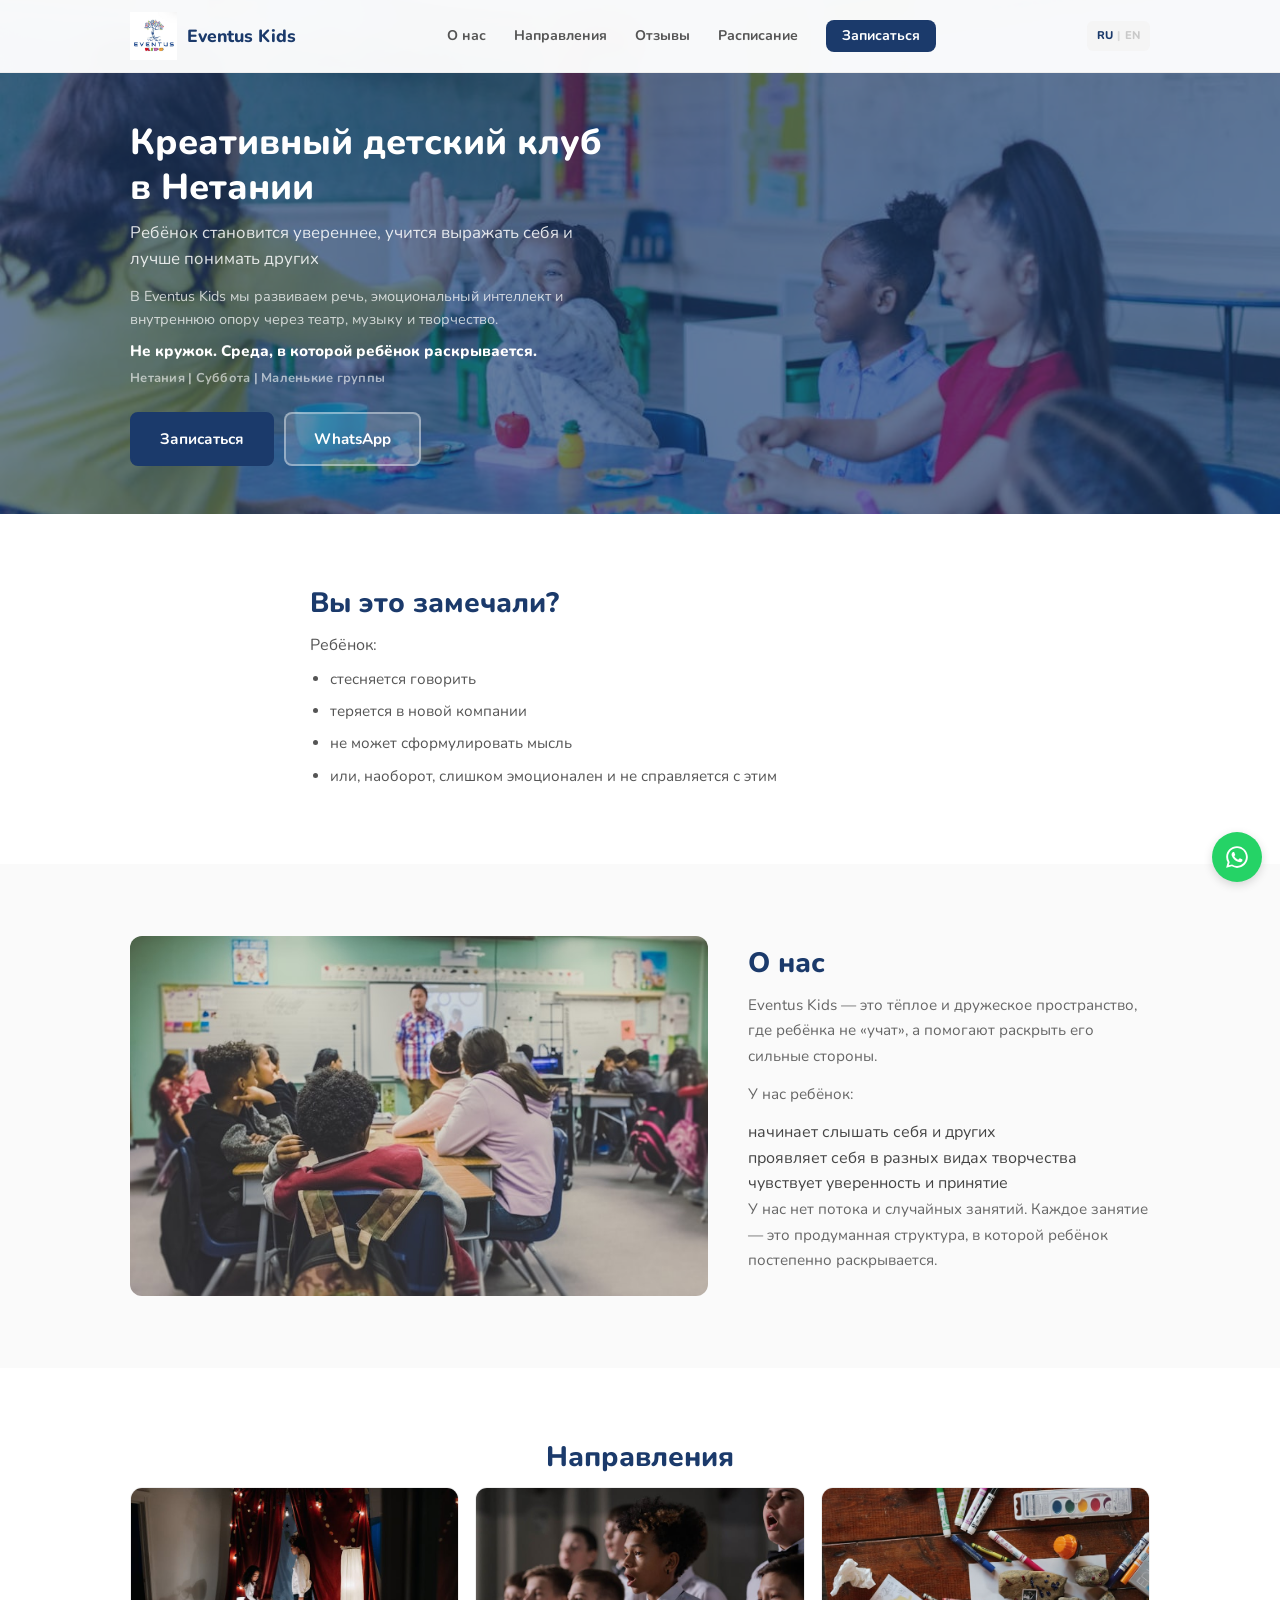
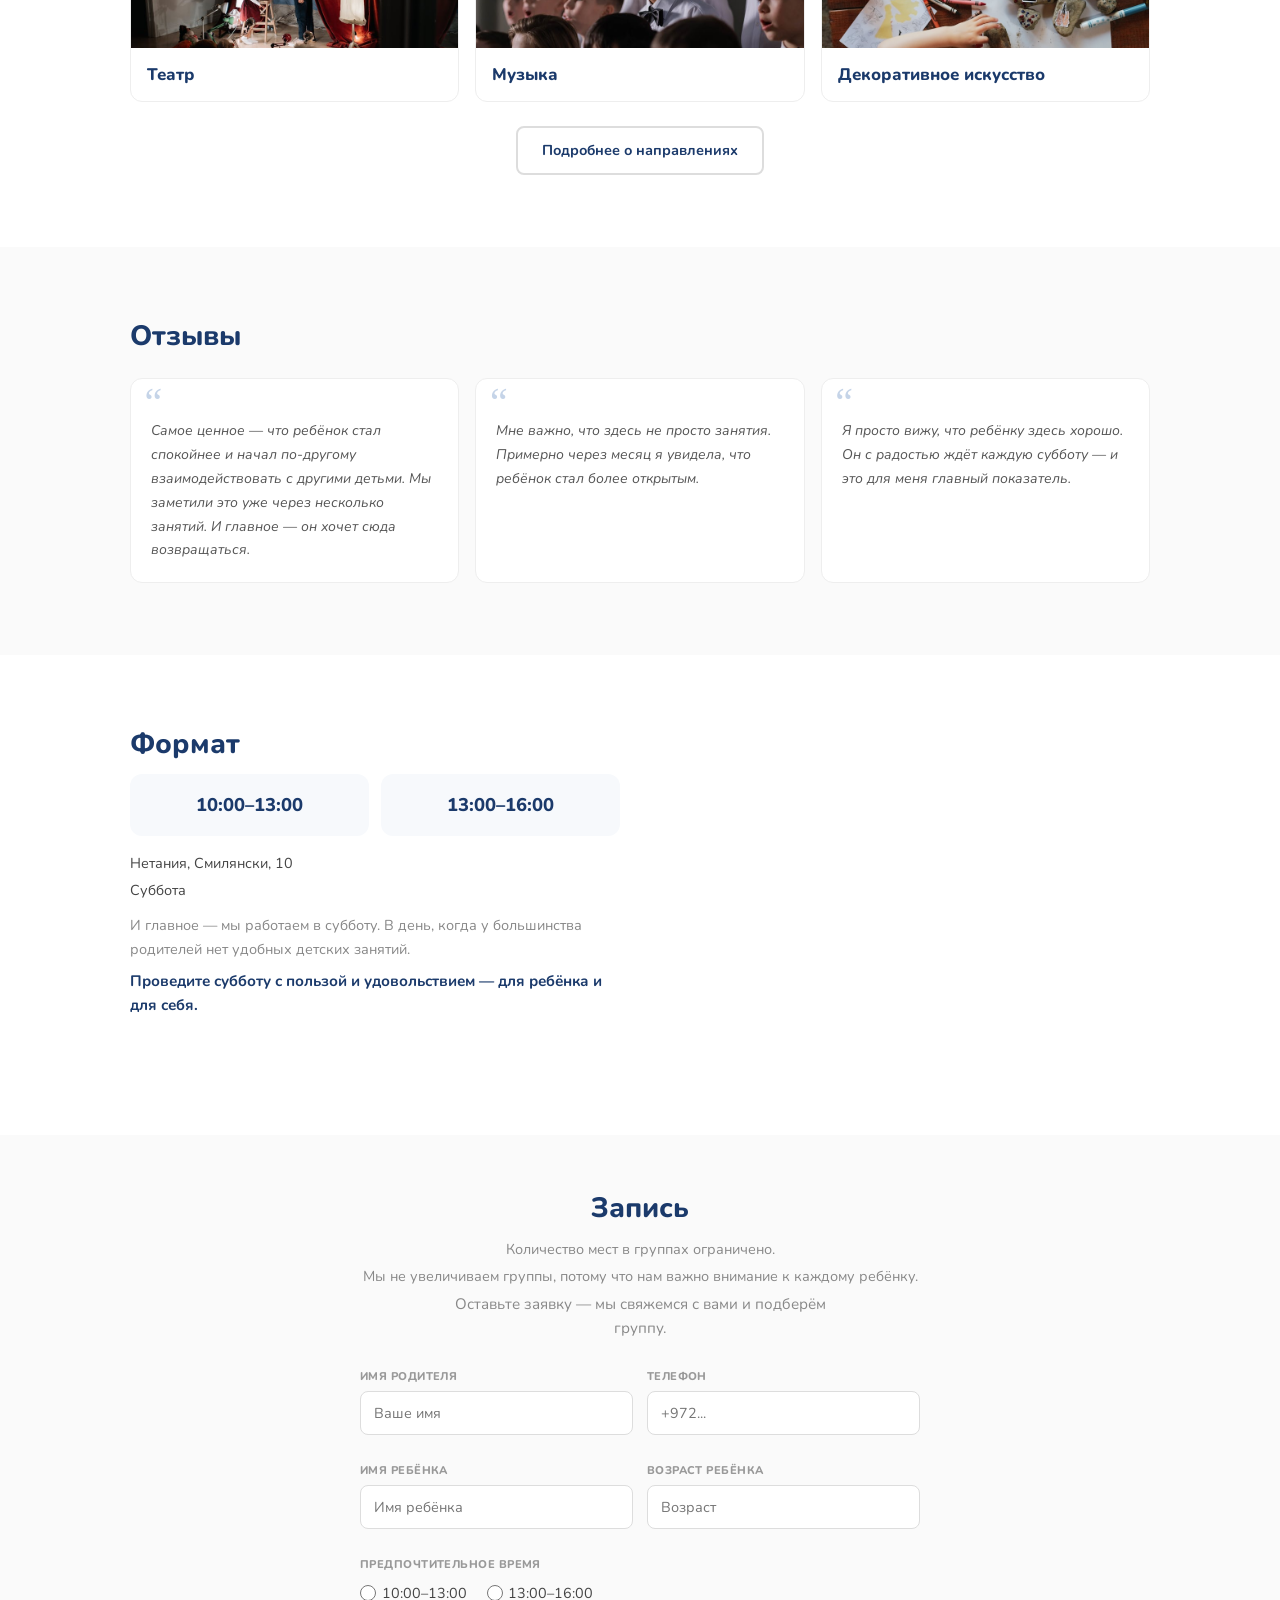
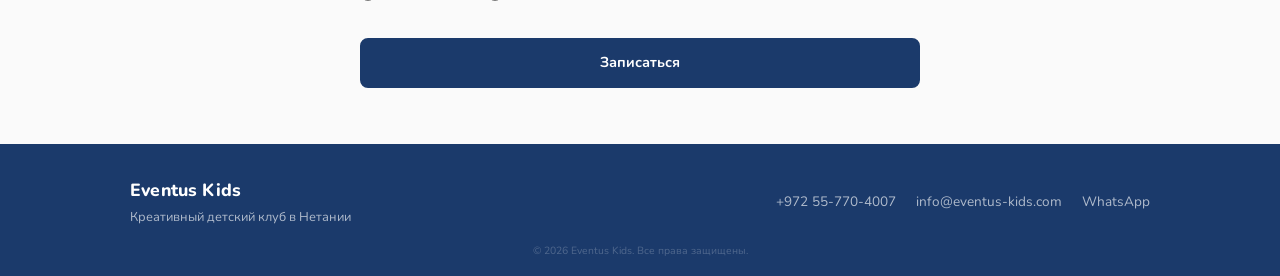
<file: index.html>
<!DOCTYPE html>
<html lang="ru">
<head>
  <meta charset="UTF-8">
  <meta name="viewport" content="width=device-width, initial-scale=1.0">
  <title>Eventus Kids — Креативный детский клуб в Нетании</title>
  <meta name="description" content="Eventus Kids — креативный детский клуб в Нетании. Развиваем речь, эмоциональный интеллект и уверенность через театр, музыку и творчество. Суббота, маленькие группы.">
  <link rel="canonical" href="https://eventus-kids.com/">
  <meta property="og:type" content="website">
  <meta property="og:url" content="https://eventus-kids.com/">
  <meta property="og:title" content="Eventus Kids — Креативный детский клуб в Нетании">
  <meta property="og:description" content="Развиваем речь, эмоциональный интеллект и уверенность через театр, музыку и творчество.">
  <meta property="og:image" content="https://eventus-kids.com/images/logo.jpeg">
  <meta name="twitter:card" content="summary_large_image">
  <meta name="twitter:title" content="Eventus Kids — Креативный детский клуб в Нетании">
  <meta name="twitter:description" content="Развиваем речь, эмоциональный интеллект и уверенность через театр, музыку и творчество.">
  <meta name="twitter:image" content="https://eventus-kids.com/images/logo.jpeg">
  <link rel="icon" href="/favicon.ico" type="image/x-icon">
  <link rel="preconnect" href="https://fonts.googleapis.com">
  <link rel="preconnect" href="https://fonts.gstatic.com" crossorigin>
  <link href="https://fonts.googleapis.com/css2?family=Nunito:wght@400;600;700;800&display=swap" rel="stylesheet">
  <link rel="stylesheet" href="css/styles.css">
  <script type="application/ld+json">
  {
    "@context": "https://schema.org",
    "@type": "LocalBusiness",
    "name": "Eventus Kids",
    "description": "Creative children's club developing speech, emotional intelligence, and confidence through theater, music, and decorative arts.",
    "url": "https://eventus-kids.com",
    "telephone": "+972557704007",
    "email": "info@eventus-kids.com",
    "address": { "@type": "PostalAddress", "streetAddress": "Smilanski 10", "addressLocality": "Netanya", "addressCountry": "IL" },
    "geo": { "@type": "GeoCoordinates", "latitude": 32.3215, "longitude": 34.8532 },
    "openingHoursSpecification": [{ "@type": "OpeningHoursSpecification", "dayOfWeek": "Saturday", "opens": "10:00", "closes": "16:00" }],
    "image": "https://eventus-kids.com/images/logo.jpeg",
    "priceRange": "$$"
  }
  </script>
</head>
<body>
  <a href="#main" class="skip-link" data-i18n="skip">Перейти к содержимому</a>

  <header class="site-header" id="site-header">
    <nav class="nav">
      <a href="/" class="nav__logo" aria-label="Eventus Kids">
        <img src="images/logo.jpeg" alt="Eventus Kids" width="52" height="52">
        <span class="nav__logo-name">Eventus Kids</span>
      </a>
      <ul class="nav__links" id="nav-links" role="list">
        <li><a href="#about" class="nav__link" data-i18n="nav.about">О нас</a></li>
        <li><a href="/programs.html" class="nav__link" data-i18n="nav.programs">Направления</a></li>
        <li><a href="#reviews" class="nav__link" data-i18n="nav.reviews">Отзывы</a></li>
        <li><a href="#schedule" class="nav__link" data-i18n="nav.schedule">Расписание</a></li>
        <li><a href="#register" class="nav__link nav__link--cta" data-i18n="nav.register">Записаться</a></li>
      </ul>
      <div class="nav__actions">
        <button class="lang-toggle" id="lang-toggle" type="button" aria-label="Switch language">
          <span class="lang-toggle__option lang-toggle__option--active" data-lang="ru">RU</span>
          <span class="lang-toggle__divider">|</span>
          <span class="lang-toggle__option" data-lang="en">EN</span>
        </button>
        <button class="nav__burger" id="nav-burger" type="button" aria-label="Open menu" aria-expanded="false" aria-controls="nav-links">
          <span class="nav__burger-line"></span>
          <span class="nav__burger-line"></span>
          <span class="nav__burger-line"></span>
        </button>
      </div>
    </nav>
  </header>

  <main id="main">

    <!-- HERO -->
    <section class="hero">
      <img src="images/hero.jpg" alt="" class="hero__bg" aria-hidden="true">
      <div class="hero__overlay"></div>
      <div class="hero__inner">
        <h1 class="hero__title" data-i18n="hero.title">Креативный детский клуб в Нетании</h1>
        <p class="hero__sub" data-i18n="hero.sub">Ребёнок становится увереннее, учится выражать себя и лучше понимать других</p>
        <p class="hero__desc" data-i18n="hero.desc">В Eventus Kids мы развиваем речь, эмоциональный интеллект и внутреннюю опору через театр, музыку и творчество.</p>
        <p class="hero__tagline" data-i18n="hero.tagline">Не кружок. Среда, в которой ребёнок раскрывается.</p>
        <p class="hero__location" data-i18n="hero.location">Нетания | Суббота | Маленькие группы</p>
        <div class="hero__btns">
          <a href="#register" class="btn btn--primary btn--lg" data-i18n="hero.cta">Записаться</a>
          <a href="https://wa.me/972557704007" class="btn btn--white btn--lg" target="_blank" rel="noopener noreferrer" data-i18n="hero.whatsapp">WhatsApp</a>
        </div>
      </div>
    </section>

    <!-- ВЫ ЭТО ЗАМЕЧАЛИ? -->
    <section class="sec" id="noticed">
      <div class="wrap wrap--md anim">
        <h2 class="sec__title" data-i18n="noticed.title">Вы это замечали?</h2>
        <p class="noticed__lead" data-i18n="noticed.lead">Ребёнок:</p>
        <ul class="noticed__list">
          <li data-i18n="noticed.1">стесняется говорить</li>
          <li data-i18n="noticed.2">теряется в новой компании</li>
          <li data-i18n="noticed.3">не может сформулировать мысль</li>
          <li data-i18n="noticed.4">или, наоборот, слишком эмоционален и не справляется с этим</li>
        </ul>
      </div>
    </section>

    <!-- О НАС -->
    <section class="sec sec--gray" id="about">
      <div class="wrap">
        <div class="about__grid anim">
          <img class="about__img" src="images/about.jpg" alt="Children in creative activities" loading="lazy">
          <div class="about__body">
            <h2 class="sec__title sec__title--left" data-i18n="about.title">О нас</h2>
            <p data-i18n="about.p1">Eventus Kids — это тёплое и дружеское пространство, где ребёнка не «учат», а помогают раскрыть его сильные стороны.</p>
            <p data-i18n="about.lead">У нас ребёнок:</p>
            <ul class="about__list">
              <li data-i18n="about.b1">начинает слышать себя и других</li>
              <li data-i18n="about.b2">проявляет себя в разных видах творчества</li>
              <li data-i18n="about.b3">чувствует уверенность и принятие</li>
            </ul>
            <p data-i18n="about.p2">У нас нет потока и случайных занятий. Каждое занятие — это продуманная структура, в которой ребёнок постепенно раскрывается.</p>
          </div>
        </div>
      </div>
    </section>

    <!-- НАПРАВЛЕНИЯ (cards) -->
    <section class="sec" id="programs">
      <div class="wrap">
        <h2 class="sec__title sec__title--center" data-i18n="programs.title">Направления</h2>
        <div class="pcards anim">
          <a href="/programs.html#programs" class="pcard">
            <img class="pcard__img" src="images/theater.jpg" alt="Theater" loading="lazy">
            <div class="pcard__body">
              <h3 class="pcard__title" data-i18n="prog.theater.title">Театр</h3>
            </div>
          </a>
          <a href="/programs.html#programs" class="pcard">
            <img class="pcard__img" src="images/music.jpg" alt="Music" loading="lazy">
            <div class="pcard__body">
              <h3 class="pcard__title" data-i18n="prog.music.title">Музыка</h3>
            </div>
          </a>
          <a href="/programs.html#programs" class="pcard">
            <img class="pcard__img" src="images/art.jpg" alt="Art" loading="lazy">
            <div class="pcard__body">
              <h3 class="pcard__title" data-i18n="prog.art.title">Декоративное искусство</h3>
            </div>
          </a>
        </div>
        <div class="programs__more anim">
          <a href="/programs.html" class="btn btn--ghost" data-i18n="programs.more">Подробнее о направлениях</a>
        </div>
      </div>
    </section>

    <!-- ОТЗЫВЫ -->
    <section class="sec sec--gray" id="reviews">
      <div class="wrap">
        <h2 class="sec__title" data-i18n="reviews.title">Отзывы</h2>
        <div class="reviews__grid">
          <blockquote class="rcard anim"><p class="rcard__text" data-i18n="review.1">Самое ценное — что ребёнок стал спокойнее и начал по-другому взаимодействовать с другими детьми. Мы заметили это уже через несколько занятий. И главное — он хочет сюда возвращаться.</p></blockquote>
          <blockquote class="rcard anim"><p class="rcard__text" data-i18n="review.2">Мне важно, что здесь не просто занятия. Примерно через месяц я увидела, что ребёнок стал более открытым.</p></blockquote>
          <blockquote class="rcard anim"><p class="rcard__text" data-i18n="review.3">Я просто вижу, что ребёнку здесь хорошо. Он с радостью ждёт каждую субботу — и это для меня главный показатель.</p></blockquote>
        </div>
      </div>
    </section>

    <!-- ФОРМАТ / РАСПИСАНИЕ -->
    <section class="sec" id="schedule">
      <div class="wrap">
        <h2 class="sec__title" data-i18n="schedule.title">Формат</h2>
        <div class="sched__grid anim">
          <div class="sched__info">
            <div class="sched__slots">
              <div class="sched__slot">
                <span class="sched__slot-time" data-i18n="schedule.slot1">10:00–13:00</span>
              </div>
              <div class="sched__slot">
                <span class="sched__slot-time" data-i18n="schedule.slot2">13:00–16:00</span>
              </div>
            </div>
            <address class="sched__details">
              <p data-i18n="schedule.address">Нетания, Смилянски, 10</p>
              <p data-i18n="schedule.day">Суббота</p>
            </address>
            <p class="sched__note" data-i18n="schedule.note">И главное — мы работаем в субботу. В день, когда у большинства родителей нет удобных детских занятий.</p>
            <p class="sched__cta" data-i18n="schedule.cta">Проведите субботу с пользой и удовольствием — для ребёнка и для себя.</p>
          </div>
          <div class="sched__map">
            <iframe src="https://www.google.com/maps/embed?pb=!1m18!1m12!1m3!1d3368.5!2d34.853!3d32.321!2m3!1f0!2f0!3f0!3m2!1i1024!2i768!4f13.1!3m3!1m2!1s0x0%3A0x0!2zMzLCsDE5JzE1LjYiTiAzNMKwNTEnMTAuOCJF!5e0!3m2!1sen!2sil!4v1" width="100%" height="280" allowfullscreen loading="lazy" referrerpolicy="no-referrer-when-downgrade" title="Eventus Kids location"></iframe>
          </div>
        </div>
      </div>
    </section>

    <!-- ЗАПИСЬ -->
    <section class="register" id="register">
      <div class="wrap wrap--sm">
        <h2 class="sec__title sec__title--center" data-i18n="register.title">Запись</h2>
        <p class="register__note" data-i18n="register.note1">Количество мест в группах ограничено.</p>
        <p class="register__note" data-i18n="register.note2">Мы не увеличиваем группы, потому что нам важно внимание к каждому ребёнку.</p>
        <p class="register__sub" data-i18n="register.subtitle">Оставьте заявку — мы свяжемся с вами и подберём группу.</p>
        <form class="form" id="registration-form" action="https://api.web3forms.com/submit" method="POST" novalidate>
          <input type="hidden" name="access_key" value="3452f12f-84d0-4b21-96bc-89ee63287c1d">
          <input type="hidden" name="subject" value="New registration — Eventus Kids">
          <input type="hidden" name="from_name" value="Eventus Kids Website">
          <div class="form__hp" aria-hidden="true"><input type="checkbox" name="botcheck" tabindex="-1" autocomplete="off"></div>
          <div class="form__row">
            <div class="form__group">
              <label for="parent-name" class="form__label" data-i18n="form.parentName">Имя родителя</label>
              <input type="text" id="parent-name" name="parent_name" class="form__input" required autocomplete="name" data-i18n-placeholder="form.parentNamePh" placeholder="Ваше имя">
              <span class="form__error" data-error-key="form.parentNameError" aria-live="polite"></span>
            </div>
            <div class="form__group">
              <label for="phone" class="form__label" data-i18n="form.phone">Телефон</label>
              <input type="tel" id="phone" name="phone" class="form__input" required autocomplete="tel" data-i18n-placeholder="form.phonePh" placeholder="+972...">
              <span class="form__error" data-error-key="form.phoneError" aria-live="polite"></span>
            </div>
          </div>
          <div class="form__row">
            <div class="form__group">
              <label for="child-name" class="form__label" data-i18n="form.childName">Имя ребёнка</label>
              <input type="text" id="child-name" name="child_name" class="form__input" required data-i18n-placeholder="form.childNamePh" placeholder="Имя ребёнка">
              <span class="form__error" data-error-key="form.childNameError" aria-live="polite"></span>
            </div>
            <div class="form__group">
              <label for="child-age" class="form__label" data-i18n="form.childAge">Возраст ребёнка</label>
              <input type="number" id="child-age" name="child_age" class="form__input" required min="3" max="16" data-i18n-placeholder="form.childAgePh" placeholder="Возраст">
              <span class="form__error" data-error-key="form.childAgeError" aria-live="polite"></span>
            </div>
          </div>
          <fieldset class="form__group">
            <legend class="form__label" data-i18n="form.timeSlot">Предпочтительное время</legend>
            <div class="form__radios">
              <label class="form__radio-label"><input type="radio" name="time_slot" value="10:00-13:00" class="form__radio" required> <span data-i18n="form.slot1">10:00–13:00</span></label>
              <label class="form__radio-label"><input type="radio" name="time_slot" value="13:00-16:00" class="form__radio"> <span data-i18n="form.slot2">13:00–16:00</span></label>
            </div>
            <span class="form__error" data-error-key="form.timeSlotError" aria-live="polite"></span>
          </fieldset>
          <div class="form__status" id="form-status" aria-live="polite"></div>
          <button type="submit" class="btn btn--primary btn--full form__submit" data-i18n="form.submit">Записаться</button>
        </form>
        <div class="form__success" id="form-success" hidden>
          <div class="form__success-icon" aria-hidden="true">&#10003;</div>
          <p class="form__success-text" data-i18n="form.successTitle">Спасибо!</p>
          <p data-i18n="form.successText">Мы свяжемся с вами в ближайшее время.</p>
        </div>
      </div>
    </section>

  </main>

  <a href="https://wa.me/972557704007" class="whatsapp-fab" target="_blank" rel="noopener noreferrer" aria-label="Chat on WhatsApp">
    <svg class="whatsapp-fab__icon" viewBox="0 0 32 32" fill="none" xmlns="http://www.w3.org/2000/svg" aria-hidden="true"><path d="M16.004 2.667A13.28 13.28 0 0 0 2.72 15.947a13.2 13.2 0 0 0 1.796 6.64L2.667 29.333l6.973-1.828A13.28 13.28 0 0 0 16.004 29.4c7.337 0 13.33-5.96 13.33-13.293S23.34 2.667 16.003 2.667Zm0 24.28a10.94 10.94 0 0 1-5.58-1.524l-.4-.237-4.14 1.085 1.105-4.04-.26-.414a10.87 10.87 0 0 1-1.676-5.81c0-6.063 4.937-10.973 11.004-10.973 6.04 0 10.95 4.91 10.95 10.973-.027 6.064-4.937 10.94-11.003 10.94Zm6.037-8.213c-.333-.16-1.95-.96-2.253-1.067-.3-.107-.52-.16-.74.16s-.847 1.067-1.04 1.293c-.193.227-.38.253-.713.08-.333-.16-1.397-.513-2.663-1.64-.987-.88-1.65-1.96-1.843-2.293-.193-.333-.02-.507.147-.673.147-.147.333-.387.493-.573.16-.187.213-.32.32-.533.107-.213.053-.4-.027-.56-.08-.16-.74-1.787-1.013-2.44-.267-.64-.54-.56-.74-.56-.193-.013-.413-.013-.633-.013s-.58.08-.887.4c-.307.32-1.16 1.133-1.16 2.76 0 1.627 1.187 3.2 1.353 3.42.167.213 2.34 3.573 5.667 5.013.793.34 1.413.547 1.893.7.797.253 1.52.22 2.093.133.64-.093 1.95-.793 2.227-1.56.273-.773.273-1.427.193-1.56-.08-.147-.3-.24-.633-.4Z" fill="currentColor"/></svg>
  </a>

  <footer class="footer">
    <div class="wrap footer__inner">
      <div>
        <p class="footer__brand">Eventus Kids</p>
        <p class="footer__tagline" data-i18n="footer.tagline">Креативный детский клуб в Нетании</p>
      </div>
      <div class="footer__contact">
        <a href="tel:+972557704007" class="footer__link">+972 55-770-4007</a>
        <a href="mailto:info@eventus-kids.com" class="footer__link">info@eventus-kids.com</a>
        <a href="https://wa.me/972557704007" class="footer__link" target="_blank" rel="noopener noreferrer">WhatsApp</a>
      </div>
    </div>
    <p class="footer__copy">&copy; 2026 Eventus Kids. <span data-i18n="footer.rights">Все права защищены.</span></p>
  </footer>

  <script src="js/main.js" defer></script>
</body>
</html>
</file>
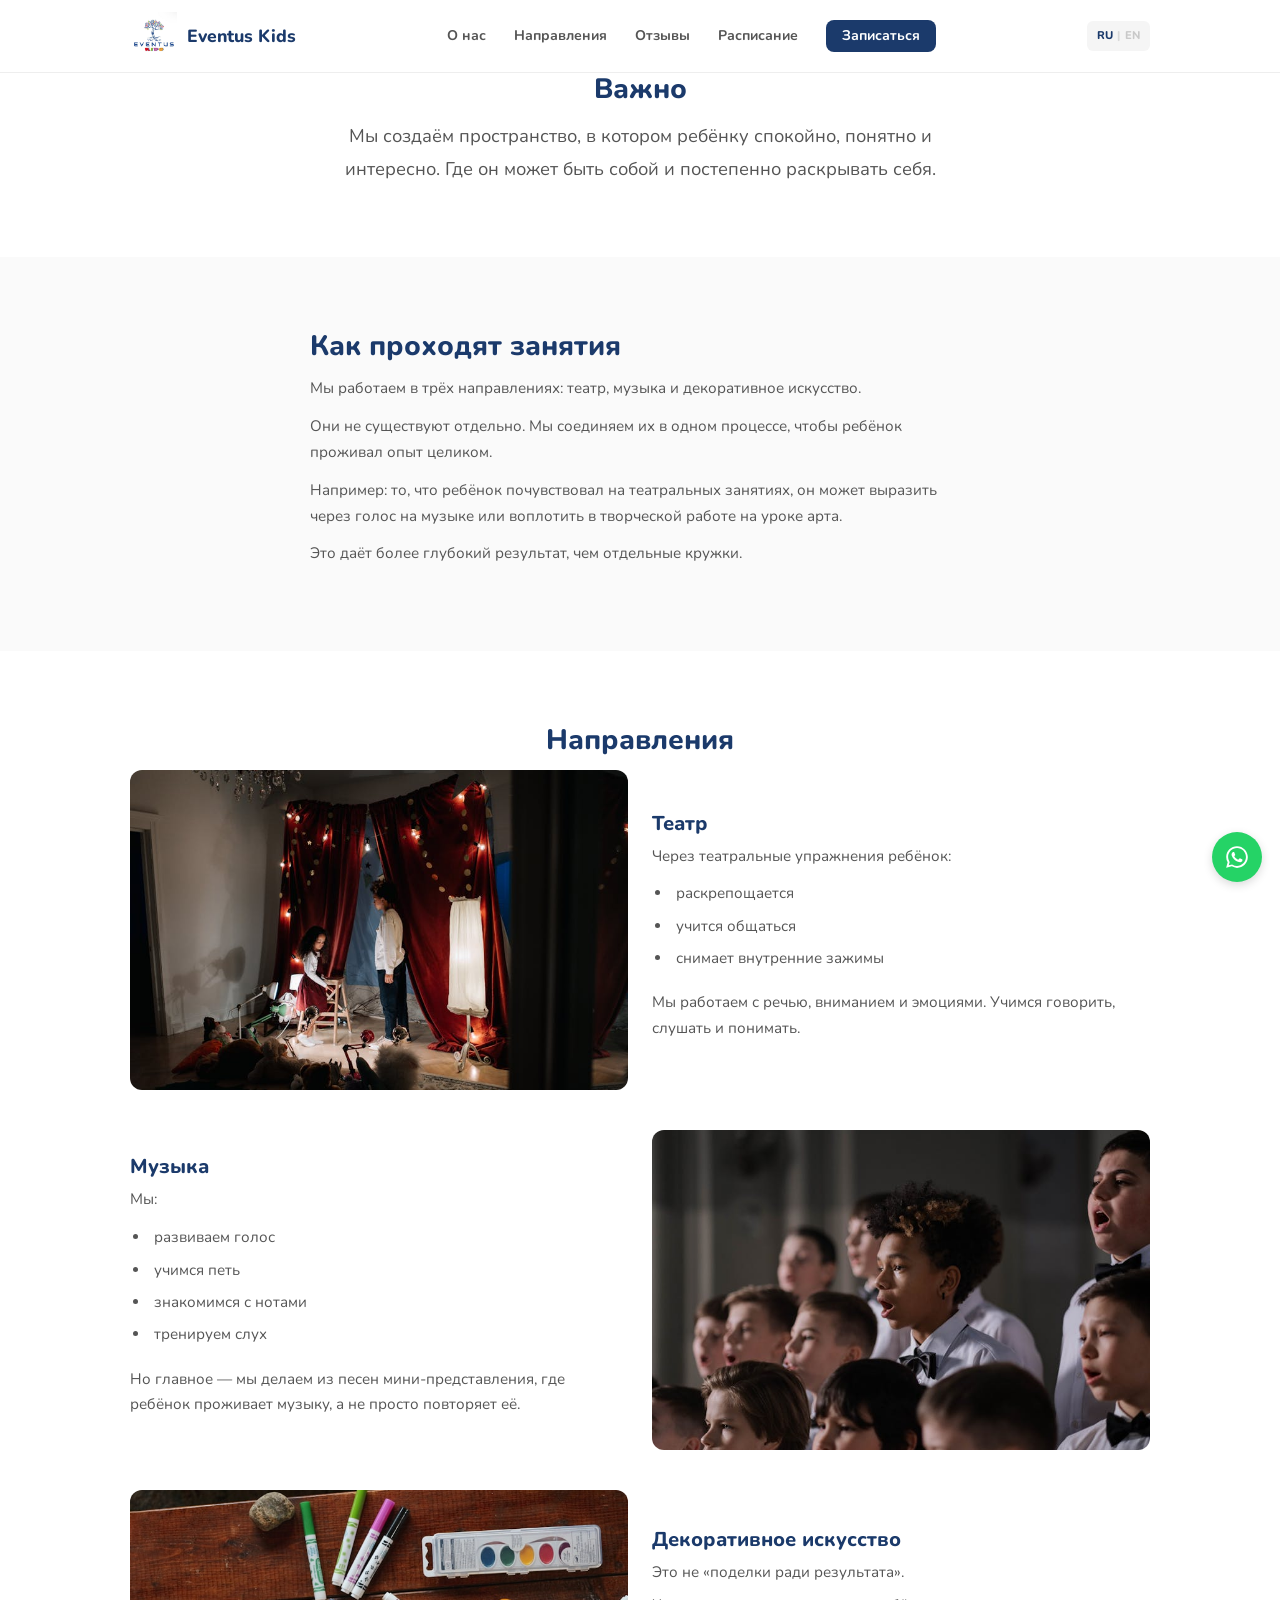
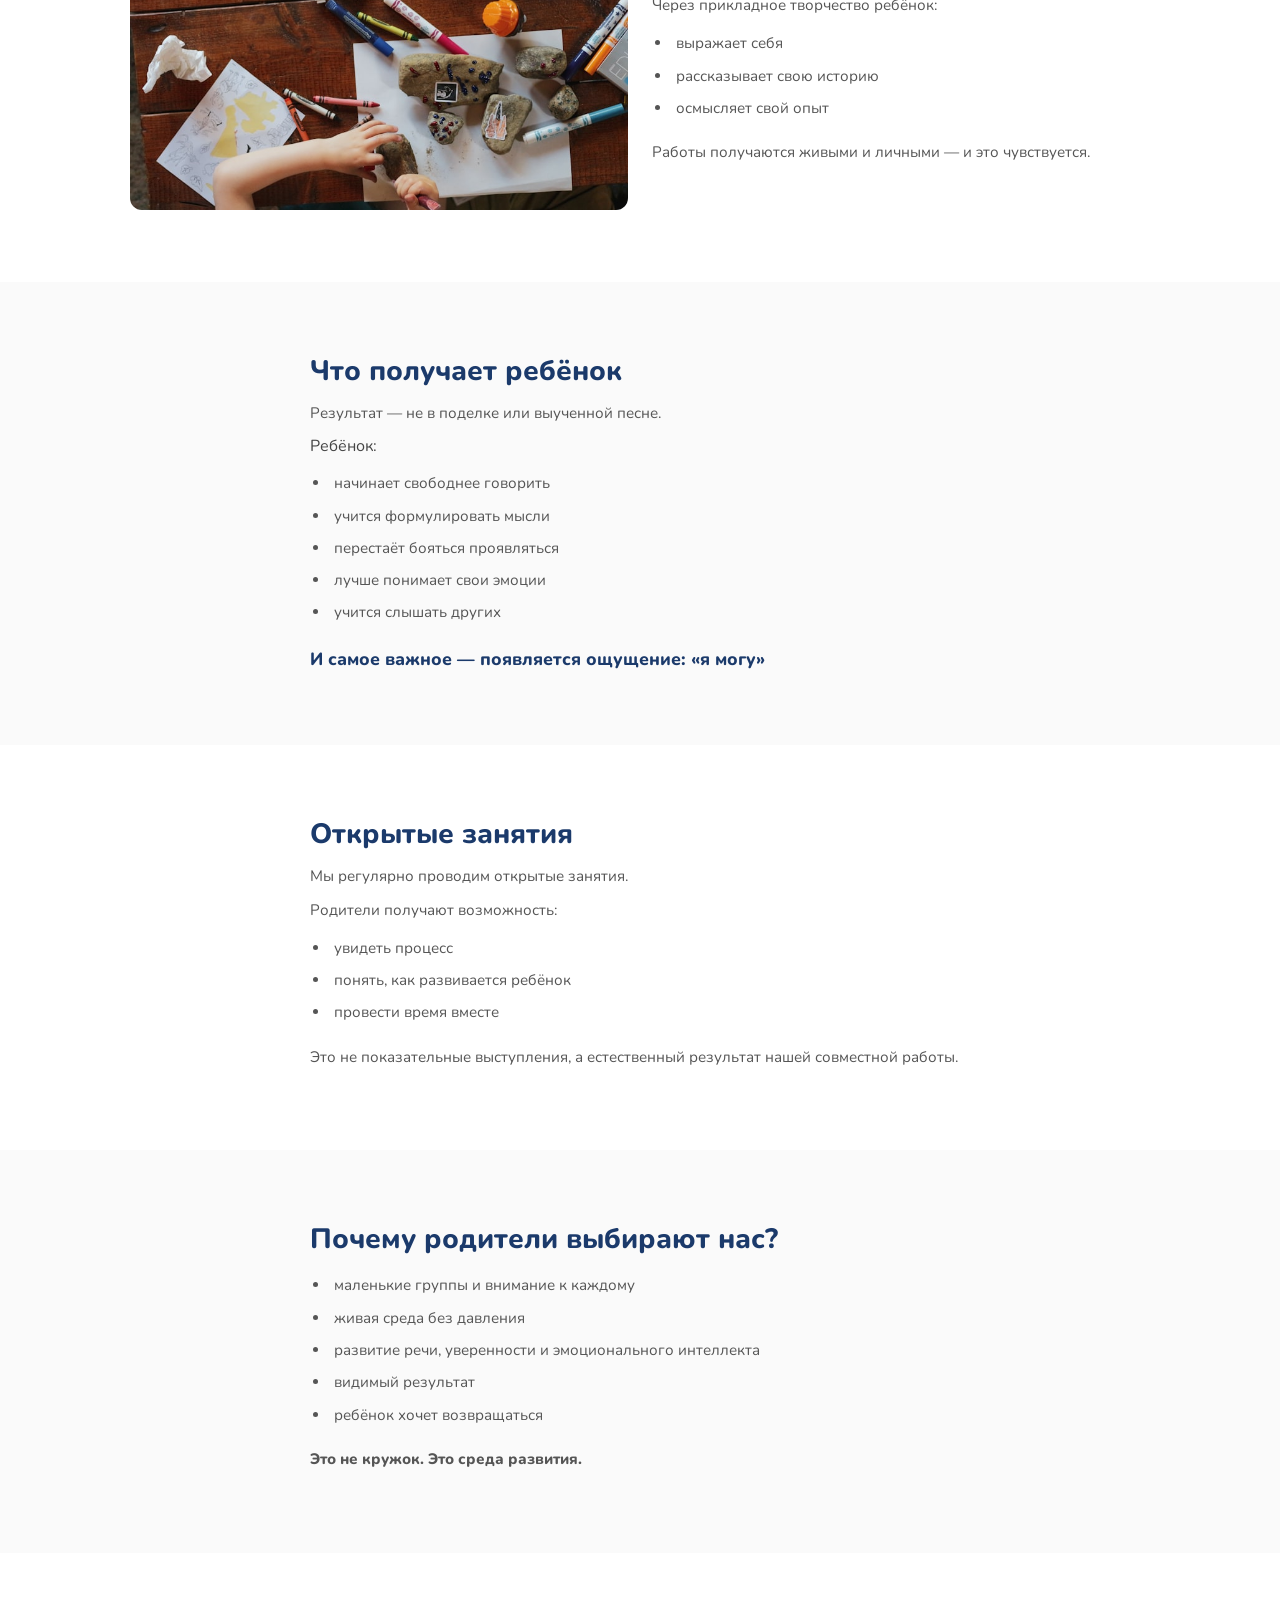
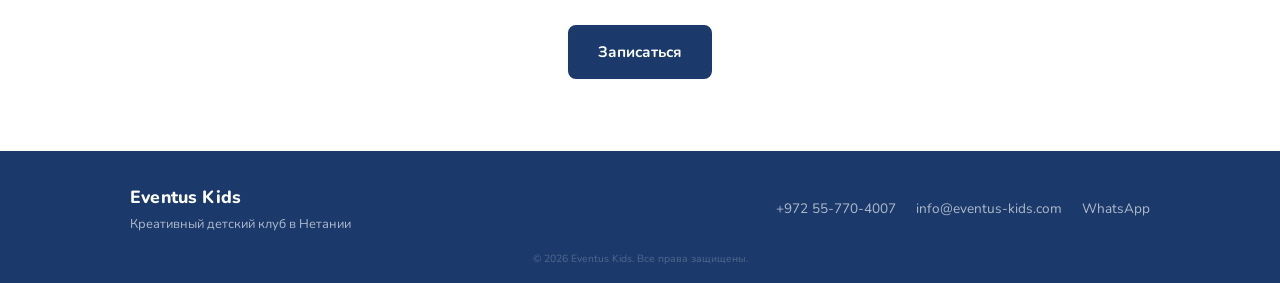
<file: programs.html>
<!DOCTYPE html>
<html lang="ru">
<head>
  <meta charset="UTF-8">
  <meta name="viewport" content="width=device-width, initial-scale=1.0">
  <title>Направления — Eventus Kids</title>
  <meta name="description" content="Театр, музыка и декоративное искусство в Eventus Kids. Узнайте, как проходят занятия и что получает ребёнок.">
  <link rel="canonical" href="https://eventus-kids.com/programs.html">
  <link rel="icon" href="/favicon.ico" type="image/x-icon">
  <link rel="preconnect" href="https://fonts.googleapis.com">
  <link rel="preconnect" href="https://fonts.gstatic.com" crossorigin>
  <link href="https://fonts.googleapis.com/css2?family=Nunito:wght@400;600;700;800&display=swap" rel="stylesheet">
  <link rel="stylesheet" href="css/styles.css">
</head>
<body>
  <a href="#main" class="skip-link" data-i18n="skip">Перейти к содержимому</a>

  <header class="site-header" id="site-header">
    <nav class="nav">
      <a href="/" class="nav__logo" aria-label="Eventus Kids">
        <img src="images/logo.jpeg" alt="Eventus Kids" width="52" height="52">
        <span class="nav__logo-name">Eventus Kids</span>
      </a>
      <ul class="nav__links" id="nav-links" role="list">
        <li><a href="/#about" class="nav__link" data-i18n="nav.about">О нас</a></li>
        <li><a href="/programs.html" class="nav__link" data-i18n="nav.programs">Направления</a></li>
        <li><a href="/#reviews" class="nav__link" data-i18n="nav.reviews">Отзывы</a></li>
        <li><a href="/#schedule" class="nav__link" data-i18n="nav.schedule">Расписание</a></li>
        <li><a href="/#register" class="nav__link nav__link--cta" data-i18n="nav.register">Записаться</a></li>
      </ul>
      <div class="nav__actions">
        <button class="lang-toggle" id="lang-toggle" type="button" aria-label="Switch language">
          <span class="lang-toggle__option lang-toggle__option--active" data-lang="ru">RU</span>
          <span class="lang-toggle__divider">|</span>
          <span class="lang-toggle__option" data-lang="en">EN</span>
        </button>
        <button class="nav__burger" id="nav-burger" type="button" aria-label="Open menu" aria-expanded="false" aria-controls="nav-links">
          <span class="nav__burger-line"></span>
          <span class="nav__burger-line"></span>
          <span class="nav__burger-line"></span>
        </button>
      </div>
    </nav>
  </header>

  <main id="main">

    <!-- ВАЖНО -->
    <section class="sec page-top" id="intro">
      <div class="wrap wrap--md anim">
        <h1 class="sec__title sec__title--center" data-i18n="intro.title">Важно</h1>
        <p class="intro__text" data-i18n="intro.text">Мы создаём пространство, в котором ребёнку спокойно, понятно и интересно. Где он может быть собой и постепенно раскрывать себя.</p>
      </div>
    </section>

    <!-- КАК ПРОХОДЯТ ЗАНЯТИЯ -->
    <section class="sec sec--gray" id="sessions">
      <div class="wrap wrap--md anim">
        <h2 class="sec__title" data-i18n="sessions.title">Как проходят занятия</h2>
        <p data-i18n="sessions.p1">Мы работаем в трёх направлениях: театр, музыка и декоративное искусство.</p>
        <p data-i18n="sessions.p2">Они не существуют отдельно. Мы соединяем их в одном процессе, чтобы ребёнок проживал опыт целиком.</p>
        <p data-i18n="sessions.p3">Например: то, что ребёнок почувствовал на театральных занятиях, он может выразить через голос на музыке или воплотить в творческой работе на уроке арта.</p>
        <p data-i18n="sessions.p4">Это даёт более глубокий результат, чем отдельные кружки.</p>
      </div>
    </section>

    <!-- НАПРАВЛЕНИЯ -->
    <section class="sec" id="programs">
      <div class="wrap">
        <h2 class="sec__title sec__title--center" data-i18n="programs.title">Направления</h2>

        <div class="program anim">
          <img class="program__img" src="images/theater.jpg" alt="Theater" loading="lazy">
          <div class="program__body">
            <h3 class="program__title" data-i18n="prog.theater.title">Театр</h3>
            <p data-i18n="prog.theater.p1">Через театральные упражнения ребёнок:</p>
            <ul class="check-list">
              <li data-i18n="prog.theater.b1">раскрепощается</li>
              <li data-i18n="prog.theater.b2">учится общаться</li>
              <li data-i18n="prog.theater.b3">снимает внутренние зажимы</li>
            </ul>
            <p data-i18n="prog.theater.p2">Мы работаем с речью, вниманием и эмоциями. Учимся говорить, слушать и понимать.</p>
          </div>
        </div>

        <div class="program program--reverse anim">
          <img class="program__img" src="images/music.jpg" alt="Music" loading="lazy">
          <div class="program__body">
            <h3 class="program__title" data-i18n="prog.music.title">Музыка</h3>
            <p data-i18n="prog.music.lead">Мы:</p>
            <ul class="check-list">
              <li data-i18n="prog.music.b1">развиваем голос</li>
              <li data-i18n="prog.music.b2">учимся петь</li>
              <li data-i18n="prog.music.b3">знакомимся с нотами</li>
              <li data-i18n="prog.music.b4">тренируем слух</li>
            </ul>
            <p data-i18n="prog.music.p1">Но главное — мы делаем из песен мини-представления, где ребёнок проживает музыку, а не просто повторяет её.</p>
          </div>
        </div>

        <div class="program anim">
          <img class="program__img" src="images/art.jpg" alt="Art" loading="lazy">
          <div class="program__body">
            <h3 class="program__title" data-i18n="prog.art.title">Декоративное искусство</h3>
            <p data-i18n="prog.art.p1">Это не «поделки ради результата».</p>
            <p data-i18n="prog.art.lead">Через прикладное творчество ребёнок:</p>
            <ul class="check-list">
              <li data-i18n="prog.art.b1">выражает себя</li>
              <li data-i18n="prog.art.b2">рассказывает свою историю</li>
              <li data-i18n="prog.art.b3">осмысляет свой опыт</li>
            </ul>
            <p data-i18n="prog.art.p2">Работы получаются живыми и личными — и это чувствуется.</p>
          </div>
        </div>
      </div>
    </section>

    <!-- ЧТО ПОЛУЧАЕТ РЕБЁНОК -->
    <section class="sec sec--gray" id="outcomes">
      <div class="wrap wrap--md anim">
        <h2 class="sec__title" data-i18n="outcomes.title">Что получает ребёнок</h2>
        <p class="outcomes__lead" data-i18n="outcomes.lead">Результат — не в поделке или выученной песне.</p>
        <p data-i18n="outcomes.sublead">Ребёнок:</p>
        <ul class="check-list">
          <li data-i18n="outcomes.1">начинает свободнее говорить</li>
          <li data-i18n="outcomes.2">учится формулировать мысли</li>
          <li data-i18n="outcomes.3">перестаёт бояться проявляться</li>
          <li data-i18n="outcomes.4">лучше понимает свои эмоции</li>
          <li data-i18n="outcomes.5">учится слышать других</li>
        </ul>
        <p class="outcomes__highlight" data-i18n="outcomes.highlight">И самое важное — появляется ощущение: «я могу»</p>
      </div>
    </section>

    <!-- ОТКРЫТЫЕ ЗАНЯТИЯ -->
    <section class="sec" id="open">
      <div class="wrap wrap--md anim">
        <h2 class="sec__title" data-i18n="open.title">Открытые занятия</h2>
        <p data-i18n="open.p1">Мы регулярно проводим открытые занятия.</p>
        <p data-i18n="open.lead">Родители получают возможность:</p>
        <ul class="check-list">
          <li data-i18n="open.b1">увидеть процесс</li>
          <li data-i18n="open.b2">понять, как развивается ребёнок</li>
          <li data-i18n="open.b3">провести время вместе</li>
        </ul>
        <p data-i18n="open.p2">Это не показательные выступления, а естественный результат нашей совместной работы.</p>
      </div>
    </section>

    <!-- ПОЧЕМУ РОДИТЕЛИ ВЫБИРАЮТ НАС -->
    <section class="sec sec--gray" id="why">
      <div class="wrap wrap--md anim">
        <h2 class="sec__title" data-i18n="why.title">Почему родители выбирают нас?</h2>
        <ul class="check-list">
          <li data-i18n="why.1">маленькие группы и внимание к каждому</li>
          <li data-i18n="why.2">живая среда без давления</li>
          <li data-i18n="why.3">развитие речи, уверенности и эмоционального интеллекта</li>
          <li data-i18n="why.4">видимый результат</li>
          <li data-i18n="why.5">ребёнок хочет возвращаться</li>
        </ul>
        <p class="why__closing" data-i18n="why.closing">Это не кружок. Это среда развития.</p>
      </div>
    </section>

    <!-- CTA -->
    <section class="sec" id="cta">
      <div class="wrap anim" style="text-align:center;">
        <a href="/#register" class="btn btn--primary btn--lg" data-i18n="nav.register">Записаться</a>
      </div>
    </section>

  </main>

  <a href="https://wa.me/972557704007" class="whatsapp-fab" target="_blank" rel="noopener noreferrer" aria-label="Chat on WhatsApp">
    <svg class="whatsapp-fab__icon" viewBox="0 0 32 32" fill="none" xmlns="http://www.w3.org/2000/svg" aria-hidden="true"><path d="M16.004 2.667A13.28 13.28 0 0 0 2.72 15.947a13.2 13.2 0 0 0 1.796 6.64L2.667 29.333l6.973-1.828A13.28 13.28 0 0 0 16.004 29.4c7.337 0 13.33-5.96 13.33-13.293S23.34 2.667 16.003 2.667Zm0 24.28a10.94 10.94 0 0 1-5.58-1.524l-.4-.237-4.14 1.085 1.105-4.04-.26-.414a10.87 10.87 0 0 1-1.676-5.81c0-6.063 4.937-10.973 11.004-10.973 6.04 0 10.95 4.91 10.95 10.973-.027 6.064-4.937 10.94-11.003 10.94Zm6.037-8.213c-.333-.16-1.95-.96-2.253-1.067-.3-.107-.52-.16-.74.16s-.847 1.067-1.04 1.293c-.193.227-.38.253-.713.08-.333-.16-1.397-.513-2.663-1.64-.987-.88-1.65-1.96-1.843-2.293-.193-.333-.02-.507.147-.673.147-.147.333-.387.493-.573.16-.187.213-.32.32-.533.107-.213.053-.4-.027-.56-.08-.16-.74-1.787-1.013-2.44-.267-.64-.54-.56-.74-.56-.193-.013-.413-.013-.633-.013s-.58.08-.887.4c-.307.32-1.16 1.133-1.16 2.76 0 1.627 1.187 3.2 1.353 3.42.167.213 2.34 3.573 5.667 5.013.793.34 1.413.547 1.893.7.797.253 1.52.22 2.093.133.64-.093 1.95-.793 2.227-1.56.273-.773.273-1.427.193-1.56-.08-.147-.3-.24-.633-.4Z" fill="currentColor"/></svg>
  </a>

  <footer class="footer">
    <div class="wrap footer__inner">
      <div>
        <p class="footer__brand">Eventus Kids</p>
        <p class="footer__tagline" data-i18n="footer.tagline">Креативный детский клуб в Нетании</p>
      </div>
      <div class="footer__contact">
        <a href="tel:+972557704007" class="footer__link">+972 55-770-4007</a>
        <a href="mailto:info@eventus-kids.com" class="footer__link">info@eventus-kids.com</a>
        <a href="https://wa.me/972557704007" class="footer__link" target="_blank" rel="noopener noreferrer">WhatsApp</a>
      </div>
    </div>
    <p class="footer__copy">&copy; 2026 Eventus Kids. <span data-i18n="footer.rights">Все права защищены.</span></p>
  </footer>

  <script src="js/main.js" defer></script>
</body>
</html>
</file>
<file: css/styles.css>
/* Eventus Kids */

*, *::before, *::after { box-sizing: border-box; margin: 0; padding: 0; }
html { scroll-behavior: smooth; }
body { font-family: 'Nunito', system-ui, sans-serif; color: #444; background: #fff; line-height: 1.6; -webkit-font-smoothing: antialiased; }
img, svg { display: block; max-width: 100%; }
input, button, textarea, select { font: inherit; }
ul { list-style: none; }
a { color: inherit; text-decoration: none; }
address { font-style: normal; }
fieldset { border: none; }

h1, h2, h3 { color: #1B3A6B; font-weight: 800; line-height: 1.25; }

.sr-only { position: absolute; width: 1px; height: 1px; overflow: hidden; clip: rect(0,0,0,0); white-space: nowrap; border: 0; }
.skip-link { position: absolute; top: -100%; left: 1rem; z-index: 9999; padding: .5rem 1rem; background: #1B3A6B; color: #fff; border-radius: 8px; font-weight: 700; font-size: .875rem; }
.skip-link:focus { top: .5rem; }
:focus-visible { outline: 3px solid #1B3A6B; outline-offset: 2px; }

.wrap { max-width: 1060px; margin: 0 auto; padding: 0 1.25rem; }
.wrap--sm { max-width: 600px; }

/* ── NAV ── */
.site-header {
  position: fixed; top: 0; left: 0; right: 0; z-index: 100;
  background: rgba(255,255,255,.96);
  backdrop-filter: blur(12px); -webkit-backdrop-filter: blur(12px);
  border-bottom: 1px solid #eee;
}
.nav { display: flex; align-items: center; justify-content: space-between; max-width: 1060px; margin: 0 auto; padding: 0 1.25rem; height: 72px; }
.nav__logo { z-index: 101; display: flex; align-items: center; gap: .6rem; }
.nav__logo img { height: 48px; width: auto; }
.nav__logo-name { font-size: 1.1rem; font-weight: 800; color: #1B3A6B; }
.nav__links { display: none; gap: 1.75rem; align-items: center; }
.nav__link { font-size: .875rem; font-weight: 700; color: #555; transition: color .15s; }
.nav__link:hover { color: #1B3A6B; }
.nav__link--cta { background: #1B3A6B; color: #fff; padding: .4rem 1rem; border-radius: 8px; }
.nav__link--cta:hover { background: #2A5298; color: #fff; }
.nav__actions { display: flex; align-items: center; gap: .75rem; z-index: 101; }
.lang-toggle { background: #f5f5f5; border: none; cursor: pointer; font-size: .7rem; font-weight: 800; padding: .35rem .6rem; border-radius: 6px; color: #888; display: flex; align-items: center; gap: .15rem; letter-spacing: .03em; }
.lang-toggle__option { opacity: .4; }
.lang-toggle__option--active { opacity: 1; color: #1B3A6B; }
.lang-toggle__divider { opacity: .25; margin: 0 .1rem; }
.nav__burger { display: flex; flex-direction: column; gap: 4px; background: none; border: none; cursor: pointer; padding: 4px; width: 26px; }
.nav__burger-line { height: 2px; background: #555; border-radius: 2px; transition: transform .2s, opacity .2s; }
.nav__burger[aria-expanded="true"] .nav__burger-line:nth-child(1) { transform: translateY(6px) rotate(45deg); }
.nav__burger[aria-expanded="true"] .nav__burger-line:nth-child(2) { opacity: 0; }
.nav__burger[aria-expanded="true"] .nav__burger-line:nth-child(3) { transform: translateY(-6px) rotate(-45deg); }
.nav__links.is-open { display: flex; flex-direction: column; justify-content: center; align-items: center; gap: 1.75rem; position: fixed; inset: 0; background: #fff; z-index: 99; }
.nav__links.is-open .nav__link { font-size: 1.25rem; }
.nav__links.is-open .nav__link--cta { font-size: 1.1rem; padding: .65rem 1.75rem; }

/* ── HERO ── */
.hero { position: relative; display: flex; align-items: center; min-height: 480px; padding: calc(72px + 3rem) 1.25rem 3rem; overflow: hidden; }
.hero__bg { position: absolute; inset: 0; width: 100%; height: 100%; object-fit: cover; }
.hero__overlay { position: absolute; inset: 0; background: rgba(27,58,107,.65); }
.hero__inner { position: relative; z-index: 1; max-width: 1060px; margin: 0 auto; padding: 0 1.25rem; width: 100%; }
.hero__title { font-size: clamp(1.6rem, 4vw, 2.25rem); margin-bottom: .6rem; max-width: 500px; color: #fff; }
.hero__sub { color: rgba(255,255,255,.85); margin-bottom: .75rem; font-size: clamp(.9rem, 1.8vw, 1.05rem); max-width: 480px; }
.hero__desc { color: rgba(255,255,255,.75); margin-bottom: .5rem; font-size: .9rem; max-width: 480px; }
.hero__tagline { color: #fff; font-weight: 800; margin-bottom: .25rem; font-size: .95rem; }
.hero__location { color: rgba(255,255,255,.6); font-size: .8rem; font-weight: 700; letter-spacing: .02em; margin-bottom: 1.5rem; }
.hero__btns { display: flex; flex-direction: column; gap: .6rem; align-items: flex-start; }

/* ── BUTTONS ── */
.btn { display: inline-flex; align-items: center; justify-content: center; padding: .7rem 1.5rem; font-weight: 700; font-size: .9rem; border-radius: 8px; border: 2px solid transparent; cursor: pointer; transition: background .15s, transform .15s, box-shadow .15s; }
.btn:active { transform: scale(.98); }
.btn--primary { background: #1B3A6B; color: #fff; border-color: #1B3A6B; }
.btn--primary:hover { background: #2A5298; border-color: #2A5298; }
.btn--ghost { background: #fff; color: #1B3A6B; border-color: #ddd; }
.btn--ghost:hover { border-color: #1B3A6B; background: #f7f9fc; }
.btn--white { background: rgba(255,255,255,.15); color: #fff; border-color: rgba(255,255,255,.4); }
.btn--white:hover { background: rgba(255,255,255,.25); border-color: #fff; }
.btn--full { width: 100%; }
.btn--lg { padding: .8rem 1.75rem; font-size: .95rem; }

/* ── INFO STRIP ── */
.info-strip { padding: .85rem 0; border-bottom: 1px solid #eee; }
.info-strip__row { display: flex; justify-content: center; align-items: center; flex-wrap: wrap; gap: .4rem .75rem; font-size: .8rem; font-weight: 700; color: #555; letter-spacing: .01em; }
.info-strip__dot { width: 4px; height: 4px; border-radius: 50%; background: #ccc; display: inline-block; }

/* ── SECTION ── */
.sec { padding: 3.5rem 0; }
.sec--gray { background: #fafafa; }
.sec__title { font-size: clamp(1.35rem, 3vw, 1.75rem); margin-bottom: .75rem; }
.sec__title--center { text-align: center; }
.sec__title--left { text-align: left; }

.wrap--md { max-width: 700px; }

/* ── SHARED LIST ── */
.check-list { margin: .5rem 0 1rem 1.25rem; }
.check-list li { position: relative; padding: .25rem 0 .25rem .25rem; color: #555; font-size: .95rem; list-style: disc; }

/* ── INTRO ── */
.intro__text { font-size: clamp(1rem, 2vw, 1.15rem); color: #555; text-align: center; line-height: 1.8; }

/* ── NOTICED ── */
.noticed__lead { color: #555; margin-bottom: .25rem; }
.noticed__list { margin: .25rem 0 0 1.25rem; }
.noticed__list li { padding: .25rem 0; color: #555; font-size: .95rem; list-style: disc; }

/* ── SESSIONS ── */
#sessions p { color: #555; margin-bottom: .75rem; line-height: 1.7; font-size: .95rem; }

/* ── OUTCOMES ── */
.outcomes__lead { color: #555; margin-bottom: .5rem; font-size: .95rem; }
.outcomes__highlight { margin-top: 1rem; font-size: 1.1rem; font-weight: 800; color: #1B3A6B; }

/* ── PROGRAM CARDS (landing page) ── */
.pcards { display: grid; grid-template-columns: 1fr; gap: 1rem; margin-bottom: 1.5rem; }
.pcard { display: block; background: #fff; border-radius: 12px; overflow: hidden; border: 1px solid #eee; transition: transform .2s, box-shadow .2s; }
.pcard:hover { transform: translateY(-3px); box-shadow: 0 6px 20px rgba(0,0,0,.07); }
.pcard__img { height: 160px; width: 100%; object-fit: cover; }
.pcard__body { padding: 1rem; }
.pcard__title { font-size: 1.05rem; }
.programs__more { text-align: center; }

/* ── PAGE TOP (for non-hero pages) ── */
.page-top { padding-top: calc(72px + 2.5rem); }

/* ── PROGRAMS (side-by-side) ── */
.program { display: flex; flex-direction: column; gap: 1.5rem; margin-bottom: 2.5rem; }
.program:last-child { margin-bottom: 0; }
.program__img { width: 100%; border-radius: 12px; object-fit: cover; max-height: 280px; }
.program__body p { color: #555; margin-bottom: .5rem; line-height: 1.7; font-size: .95rem; }
.program__title { font-size: 1.25rem; margin-bottom: .5rem; }

/* ── OPEN / WHY ── */
#open p, #why p { color: #555; margin-bottom: .5rem; line-height: 1.7; font-size: .95rem; }
.why__closing { margin-top: 1rem; font-size: 1.05rem; font-weight: 800; color: #1B3A6B; }

/* ── REGISTER NOTES ── */
.register__note { text-align: center; color: #888; font-size: .9rem; margin-bottom: .25rem; }

/* ── ABOUT ── */
.about__grid { display: flex; flex-direction: column; gap: 1.5rem; }
.about__img { border-radius: 12px; width: 100%; object-fit: cover; max-height: 360px; }
.about__body p { color: #666; margin-bottom: .75rem; line-height: 1.7; font-size: .95rem; }
.about__body .btn { margin-top: .5rem; }

/* ── REVIEWS ── */
.reviews__grid { display: grid; grid-template-columns: 1fr; gap: 1rem; margin-top: 1.5rem; }
.rcard { background: #fff; border-radius: 12px; padding: 1.25rem; border: 1px solid #eee; position: relative; }
.rcard::before { content: '\201C'; position: absolute; top: .25rem; left: .85rem; font-size: 2.5rem; color: #c5d4e8; font-family: Georgia, serif; line-height: 1; }
.rcard__text { padding-top: 1.25rem; font-size: .875rem; line-height: 1.7; color: #555; font-style: italic; }

/* ── TEACHERS ── */
.teachers__grid { display: grid; grid-template-columns: 1fr; gap: 1.5rem; margin-top: 1.5rem; }
.teacher { text-align: center; }
.teacher__photo { width: 88px; height: 88px; border-radius: 50%; margin: 0 auto .6rem; background: #f0f0f0; display: flex; align-items: center; justify-content: center; color: #ccc; font-size: .6rem; font-weight: 700; text-transform: uppercase; letter-spacing: .06em; }
.teacher__name { font-size: .95rem; margin-bottom: .1rem; }
.teacher__role { font-size: .8rem; color: #999; }

/* ── SCHEDULE ── */
.sched__grid { display: flex; flex-direction: column; gap: 1.5rem; }
.sched__slots { display: flex; gap: .75rem; margin-bottom: 1rem; }
.sched__slot { flex: 1; text-align: center; padding: 1rem; background: #f7f9fc; border-radius: 12px; }
.sched__slot-label { display: block; font-size: .65rem; font-weight: 800; text-transform: uppercase; letter-spacing: .05em; color: #999; margin-bottom: .2rem; }
.sched__slot-time { display: block; font-size: 1.15rem; font-weight: 800; color: #1B3A6B; }
.sched__details p { margin-bottom: .3rem; font-size: .9rem; }
.sched__details strong { color: #1B3A6B; }
.sched__note { color: #888; margin: .75rem 0 .5rem; font-size: .9rem; line-height: 1.6; }
.sched__cta { font-weight: 700; color: #1B3A6B; font-size: .95rem; }
.sched__map iframe { width: 100%; min-height: 200px; border-radius: 12px; border: none; }

/* ── FORM ── */
.register { padding: 3.5rem 0; background: #fafafa; }
.register__sub { text-align: center; color: #888; margin-bottom: 1.75rem; font-size: .95rem; max-width: 400px; margin-left: auto; margin-right: auto; }
.form__hp { position: absolute; left: -9999px; opacity: 0; height: 0; overflow: hidden; }
.form__row { display: flex; flex-direction: column; gap: .85rem; }
.form__group { margin-bottom: .85rem; }
.form__label { display: block; font-size: .7rem; font-weight: 800; color: #999; text-transform: uppercase; letter-spacing: .04em; margin-bottom: .3rem; }
.form__input { display: block; width: 100%; padding: .6rem .8rem; font-size: .9rem; color: #333; background: #fff; border: 1.5px solid #ddd; border-radius: 8px; transition: border-color .15s; }
.form__input:focus { outline: none; border-color: #1B3A6B; box-shadow: 0 0 0 3px rgba(27,58,107,.08); }
.form__input.is-invalid { border-color: #EF4444; }
.form__radios { display: flex; gap: 1.25rem; padding-top: .2rem; }
.form__radio-label { display: flex; align-items: center; gap: .35rem; cursor: pointer; font-size: .9rem; }
.form__radio { accent-color: #1B3A6B; width: 16px; height: 16px; }
.form__error { display: block; font-size: .7rem; color: #EF4444; margin-top: .2rem; min-height: .9em; }
.form__status { text-align: center; margin-bottom: .6rem; font-size: .85rem; }
.form__status.is-error { color: #EF4444; }
.form__submit { margin-top: .4rem; }
.form__success { text-align: center; padding: 2.5rem 0; }
.form__success-icon { display: inline-flex; align-items: center; justify-content: center; width: 44px; height: 44px; border-radius: 50%; background: #E8F5E9; color: #43A047; font-size: 1.2rem; margin-bottom: .6rem; }
.form__success-text { font-size: 1.1rem; font-weight: 800; color: #1B3A6B; margin-bottom: .3rem; }

/* ── WHATSAPP ── */
.whatsapp-fab { position: fixed; bottom: 1.1rem; right: 1.1rem; z-index: 90; display: flex; align-items: center; justify-content: center; width: 50px; height: 50px; border-radius: 50%; background: #25D366; color: #fff; box-shadow: 0 3px 10px rgba(0,0,0,.15); transition: transform .15s; }
.whatsapp-fab:hover { transform: scale(1.08); }
.whatsapp-fab__icon { width: 26px; height: 26px; }

/* ── FOOTER ── */
.footer { background: #1B3A6B; padding: 2rem 0 1rem; color: rgba(255,255,255,.65); }
.footer__inner { display: flex; flex-direction: column; align-items: center; gap: 1rem; text-align: center; margin-bottom: 1rem; }
.footer__brand { font-size: 1.1rem; font-weight: 800; color: #fff; letter-spacing: .01em; }
.footer__tagline { font-size: .8rem; margin-top: .2rem; }
.footer__contact { display: flex; flex-direction: column; align-items: center; gap: .25rem; }
.footer__link { font-size: .85rem; transition: color .15s; }
.footer__link:hover { color: #fff; }
.footer__social { display: flex; gap: 1.25rem; }
.footer__social-link { font-size: .8rem; font-weight: 700; transition: color .15s; }
.footer__social-link:hover { color: #fff; }
.footer__copy { text-align: center; font-size: .65rem; opacity: .35; }

/* ── ANIMATIONS ── */
.anim { opacity: 0; transform: translateY(14px); transition: opacity .45s ease, transform .45s ease; }
.anim.is-visible { opacity: 1; transform: none; }

/* ── RESPONSIVE ── */
@media (min-width: 640px) {
  .hero__btns { flex-direction: row; }
  .pcards { grid-template-columns: repeat(3, 1fr); }
  .reviews__grid { grid-template-columns: repeat(3, 1fr); }
  .form__row { flex-direction: row; }
  .form__row .form__group { flex: 1; }
}
@media (min-width: 768px) {
  .nav__burger { display: none; }
  .nav__links { display: flex; }
  .sec { padding: 4.5rem 0; }
  .about__grid { flex-direction: row; align-items: center; gap: 2.5rem; }
  .about__img { flex: 1; min-height: 300px; object-fit: cover; }
  .about__body { flex: 1; }
  .program { flex-direction: row; align-items: center; }
  .program--reverse { flex-direction: row-reverse; }
  .program__img { flex: 1; max-height: 320px; min-height: 240px; }
  .program__body { flex: 1; }
  .sched__grid { flex-direction: row; gap: 2.5rem; }
  .sched__info, .sched__map { flex: 1; }
  .footer__inner { flex-direction: row; justify-content: space-between; text-align: left; }
  .footer__contact { flex-direction: row; gap: 1.25rem; }
}
@media (prefers-reduced-motion: reduce) {
  * { animation-duration: 0.01ms !important; transition-duration: 0.01ms !important; scroll-behavior: auto !important; }
  .anim { opacity: 1; transform: none; }
}
</file>
